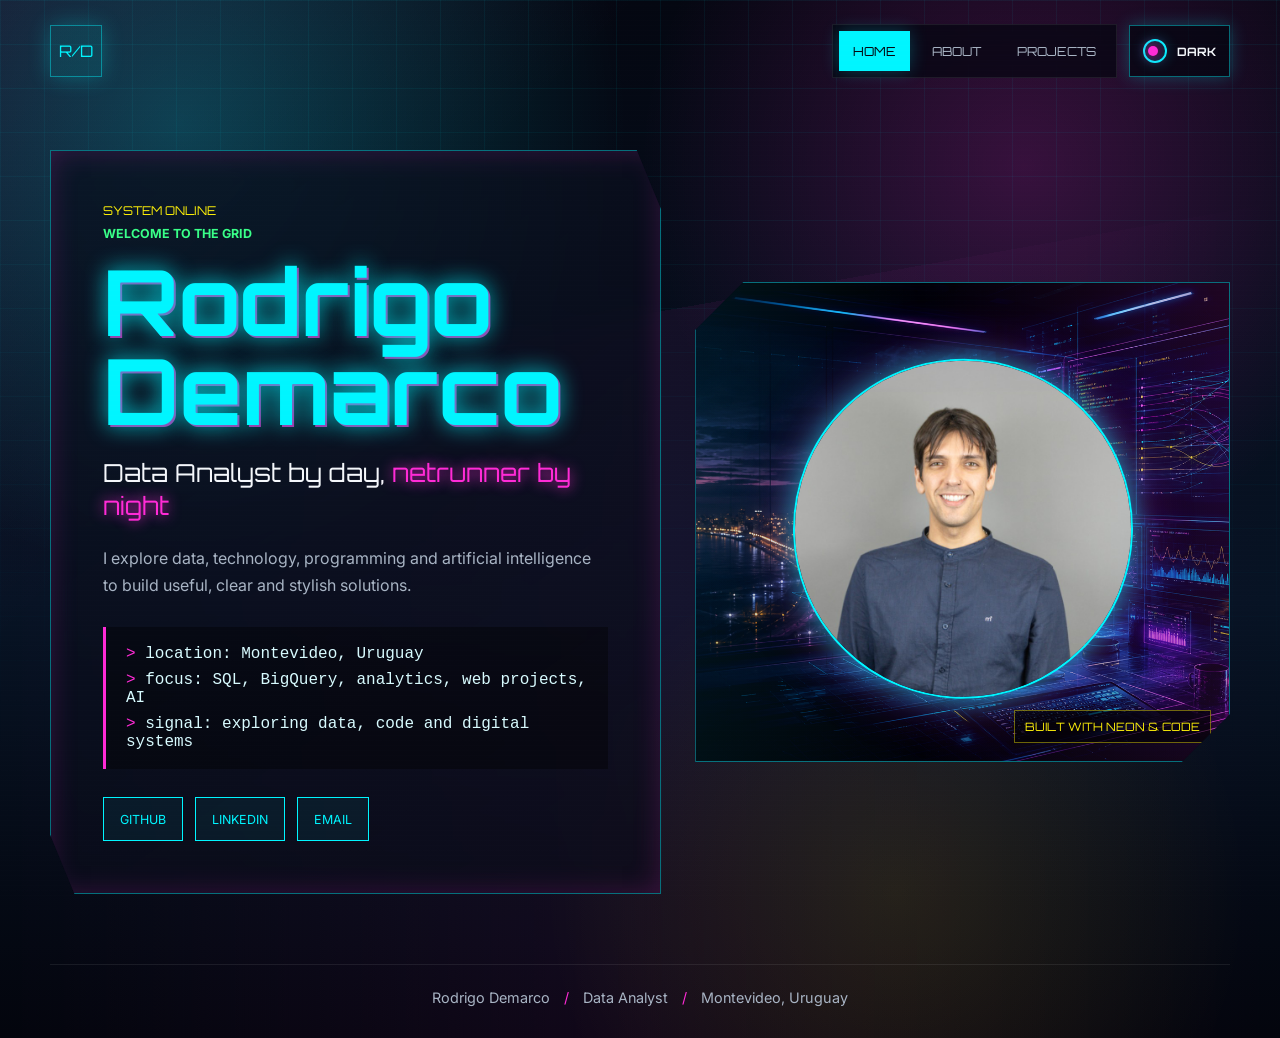
<file: index.html>
<!DOCTYPE html>
<html lang="en">
<head>
  <meta charset="UTF-8" />
  <meta name="viewport" content="width=device-width, initial-scale=1.0" />
  <meta
    name="description"
    content="Personal portfolio of Rodrigo Demarco, Data Analyst in Montevideo, Uruguay. Data, SQL, BigQuery, JavaScript, artificial intelligence and web projects."
  />
  <meta name="theme-color" content="#050816" />
  <meta property="og:title" content="Rodrigo Demarco | Cyberpunk Portfolio" />
  <meta property="og:description" content="Data Analyst by day, netrunner by night." />
  <meta property="og:type" content="website" />
  <meta property="og:image" content="assets/cyberpunk-data-grid.png" />
  <title>Rodrigo Demarco | Cyberpunk Portfolio</title>
  <link rel="preconnect" href="https://fonts.googleapis.com" />
  <link rel="preconnect" href="https://fonts.gstatic.com" crossorigin />
  <link href="https://fonts.googleapis.com/css2?family=Inter:wght@400;500;600;700&family=Orbitron:wght@600;700&display=swap" rel="stylesheet" />
  <link rel="stylesheet" href="styles.css" />
</head>
<body>
  <div class="scanlines" aria-hidden="true"></div>

  <header class="site-header">
    <a href="index.html" class="logo" aria-label="Go to home">R/D</a>
    <div class="header-actions">
      <nav class="site-nav" aria-label="Main navigation">
        <a href="index.html" aria-current="page">Home</a>
        <a href="about.html">About</a>
        <a href="projects.html">Projects</a>
      </nav>
      <button class="theme-toggle" type="button" data-theme-toggle aria-label="Switch to light mode">
        <span class="toggle-orbit" aria-hidden="true"></span>
        <span data-theme-label>Dark</span>
      </button>
    </div>
  </header>

  <main>
    <section class="hero" aria-labelledby="hero-title">
      <div class="hero-content">
        <p class="status">SYSTEM ONLINE</p>
        <p class="eyebrow">WELCOME TO THE GRID</p>
        <h1 id="hero-title">Rodrigo Demarco</h1>
        <p class="hero-subtitle">Data Analyst by day, <span>netrunner by night</span></p>
        <p class="hero-description">
          I explore data, technology, programming and artificial intelligence to build useful,
          clear and stylish solutions.
        </p>

        <ul class="terminal-list" aria-label="Professional summary">
          <li><span>&gt;</span> location: Montevideo, Uruguay</li>
          <li><span>&gt;</span> focus: SQL, BigQuery, analytics, web projects, AI</li>
          <li><span>&gt;</span> signal: exploring data, code and digital systems</li>
        </ul>

        <div class="action-row" aria-label="Main links">
          <a href="https://github.com/demarcopy" target="_blank" rel="noreferrer">GitHub</a>
          <a href="https://www.linkedin.com/in/rodrigo-demarco/" target="_blank" rel="noreferrer">LinkedIn</a>
          <a href="mailto:demarcopy@gmail.com">Email</a>
        </div>
      </div>

      <figure class="hero-visual">
        <img
          class="hero-backdrop"
          src="assets/cyberpunk-data-grid.png"
          alt=""
          aria-hidden="true"
        />
        <img
          class="profile-photo"
          src="assets/fotoCV.jpg"
          alt="Portrait of Rodrigo Demarco"
        />
        <figcaption>Built with neon &amp; code</figcaption>
      </figure>
    </section>
  </main>

  <footer class="site-footer">
    <span>Rodrigo Demarco</span>
    <span>Data Analyst</span>
    <span>Montevideo, Uruguay</span>
  </footer>
  <div class="theme-wipe" aria-hidden="true"></div>
  <script src="script.js"></script>
</body>
</html>
</file>
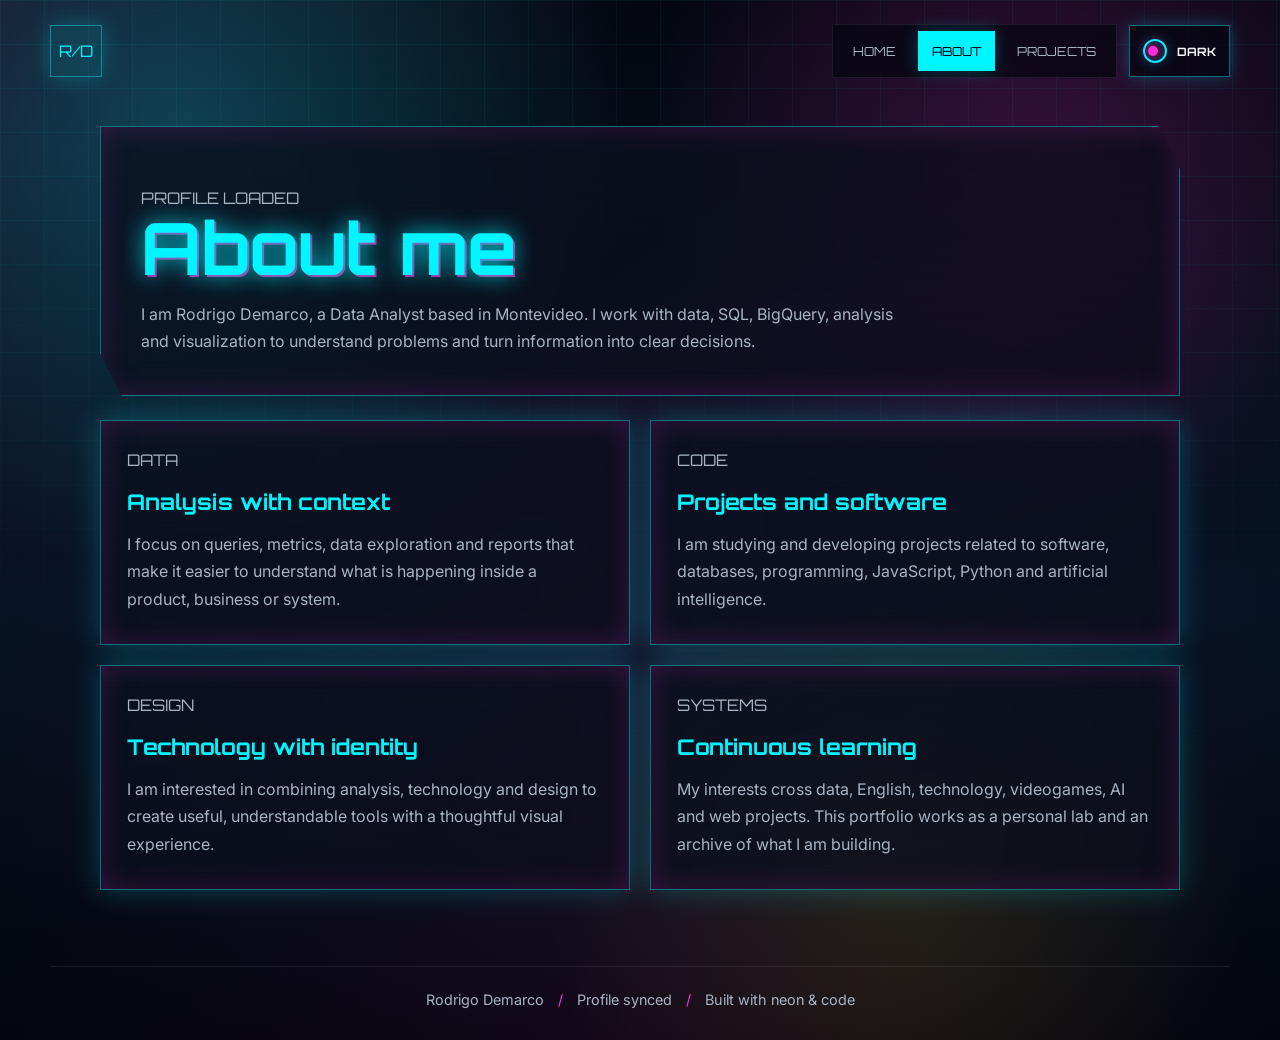
<file: about.html>
<!DOCTYPE html>
<html lang="en">
<head>
  <meta charset="UTF-8" />
  <meta name="viewport" content="width=device-width, initial-scale=1.0" />
  <meta
    name="description"
    content="About Rodrigo Demarco: Data Analyst focused on data, SQL, BigQuery, programming, artificial intelligence and web projects."
  />
  <meta name="theme-color" content="#050816" />
  <title>About | Rodrigo Demarco</title>
  <link rel="preconnect" href="https://fonts.googleapis.com" />
  <link rel="preconnect" href="https://fonts.gstatic.com" crossorigin />
  <link href="https://fonts.googleapis.com/css2?family=Inter:wght@400;500;600;700&family=Orbitron:wght@600;700&display=swap" rel="stylesheet" />
  <link rel="stylesheet" href="styles.css" />
</head>
<body>
  <div class="scanlines" aria-hidden="true"></div>

  <header class="site-header">
    <a href="index.html" class="logo" aria-label="Go to home">R/D</a>
    <div class="header-actions">
      <nav class="site-nav" aria-label="Main navigation">
        <a href="index.html">Home</a>
        <a href="about.html" aria-current="page">About</a>
        <a href="projects.html">Projects</a>
      </nav>
      <button class="theme-toggle" type="button" data-theme-toggle aria-label="Switch to light mode">
        <span class="toggle-orbit" aria-hidden="true"></span>
        <span data-theme-label>Dark</span>
      </button>
    </div>
  </header>

  <main class="page-shell">
    <section class="page-header" aria-labelledby="about-title">
      <p class="status">PROFILE LOADED</p>
      <h1 id="about-title">About me</h1>
      <p>
        I am Rodrigo Demarco, a Data Analyst based in Montevideo. I work with data, SQL, BigQuery,
        analysis and visualization to understand problems and turn information into clear decisions.
      </p>
    </section>

    <section class="content-grid" aria-label="Professional profile">
      <article class="info-card">
        <p class="card-kicker">DATA</p>
        <h2>Analysis with context</h2>
        <p>
          I focus on queries, metrics, data exploration and reports that make it easier to understand
          what is happening inside a product, business or system.
        </p>
      </article>

      <article class="info-card">
        <p class="card-kicker">CODE</p>
        <h2>Projects and software</h2>
        <p>
          I am studying and developing projects related to software, databases, programming,
          JavaScript, Python and artificial intelligence.
        </p>
      </article>

      <article class="info-card">
        <p class="card-kicker">DESIGN</p>
        <h2>Technology with identity</h2>
        <p>
          I am interested in combining analysis, technology and design to create useful,
          understandable tools with a thoughtful visual experience.
        </p>
      </article>

      <article class="info-card">
        <p class="card-kicker">SYSTEMS</p>
        <h2>Continuous learning</h2>
        <p>
          My interests cross data, English, technology, videogames, AI and web projects. This portfolio
          works as a personal lab and an archive of what I am building.
        </p>
      </article>
    </section>
  </main>

  <footer class="site-footer">
    <span>Rodrigo Demarco</span>
    <span>Profile synced</span>
    <span>Built with neon &amp; code</span>
  </footer>
  <div class="theme-wipe" aria-hidden="true"></div>
  <script src="script.js"></script>
</body>
</html>
</file>
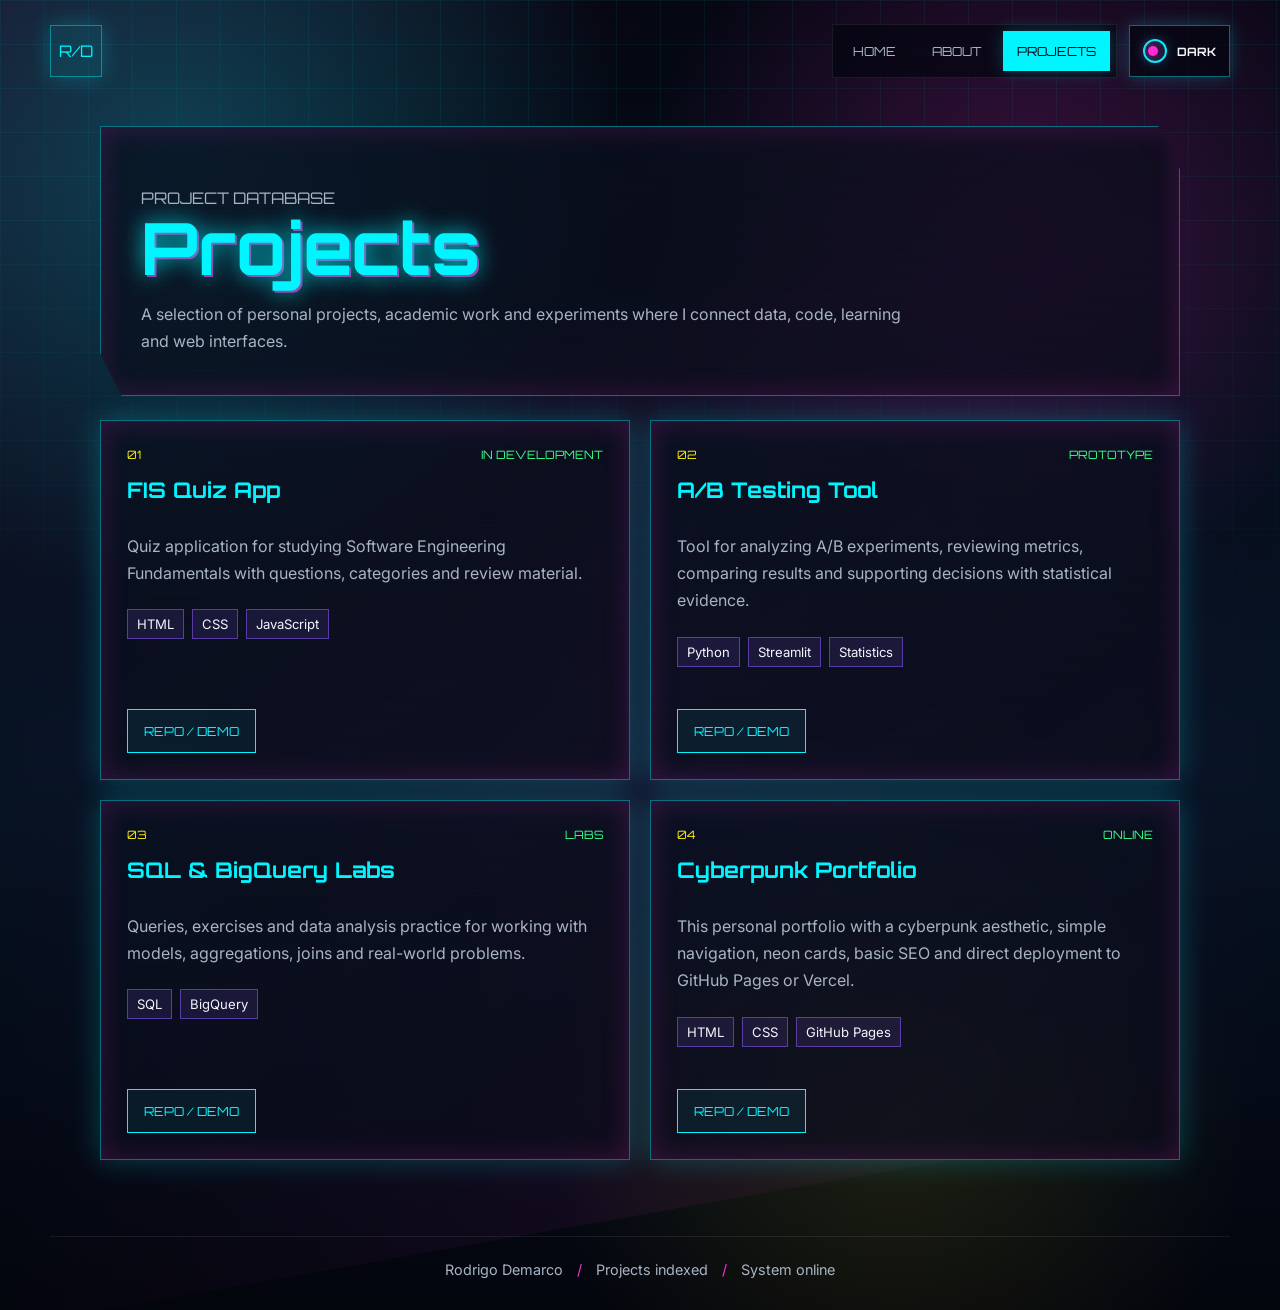
<file: projects.html>
<!DOCTYPE html>
<html lang="en">
<head>
  <meta charset="UTF-8" />
  <meta name="viewport" content="width=device-width, initial-scale=1.0" />
  <meta
    name="description"
    content="Projects by Rodrigo Demarco: quizzes, A/B testing, SQL, BigQuery and a cyberpunk portfolio."
  />
  <meta name="theme-color" content="#050816" />
  <title>Projects | Rodrigo Demarco</title>
  <link rel="preconnect" href="https://fonts.googleapis.com" />
  <link rel="preconnect" href="https://fonts.gstatic.com" crossorigin />
  <link href="https://fonts.googleapis.com/css2?family=Inter:wght@400;500;600;700&family=Orbitron:wght@600;700&display=swap" rel="stylesheet" />
  <link rel="stylesheet" href="styles.css" />
</head>
<body>
  <div class="scanlines" aria-hidden="true"></div>

  <header class="site-header">
    <a href="index.html" class="logo" aria-label="Go to home">R/D</a>
    <div class="header-actions">
      <nav class="site-nav" aria-label="Main navigation">
        <a href="index.html">Home</a>
        <a href="about.html">About</a>
        <a href="projects.html" aria-current="page">Projects</a>
      </nav>
      <button class="theme-toggle" type="button" data-theme-toggle aria-label="Switch to light mode">
        <span class="toggle-orbit" aria-hidden="true"></span>
        <span data-theme-label>Dark</span>
      </button>
    </div>
  </header>

  <main class="page-shell">
    <section class="page-header" aria-labelledby="projects-title">
      <p class="status">PROJECT DATABASE</p>
      <h1 id="projects-title">Projects</h1>
      <p>
        A selection of personal projects, academic work and experiments where I connect data,
        code, learning and web interfaces.
      </p>
    </section>

    <section class="projects-grid" aria-label="Project list">
      <article class="project-card">
        <div class="project-meta">
          <span>01</span>
          <span>In development</span>
        </div>
        <h2>FIS Quiz App</h2>
        <p>
          Quiz application for studying Software Engineering Fundamentals with questions,
          categories and review material.
        </p>
        <ul class="tag-list" aria-label="Technologies">
          <li>HTML</li>
          <li>CSS</li>
          <li>JavaScript</li>
        </ul>
        <a class="project-link" href="#" aria-label="Open repo or demo placeholder for FIS Quiz App">Repo / Demo</a>
      </article>

      <article class="project-card">
        <div class="project-meta">
          <span>02</span>
          <span>Prototype</span>
        </div>
        <h2>A/B Testing Tool</h2>
        <p>
          Tool for analyzing A/B experiments, reviewing metrics, comparing results and supporting
          decisions with statistical evidence.
        </p>
        <ul class="tag-list" aria-label="Technologies">
          <li>Python</li>
          <li>Streamlit</li>
          <li>Statistics</li>
        </ul>
        <a class="project-link" href="#" aria-label="Open repo or demo placeholder for A/B Testing Tool">Repo / Demo</a>
      </article>

      <article class="project-card">
        <div class="project-meta">
          <span>03</span>
          <span>Labs</span>
        </div>
        <h2>SQL &amp; BigQuery Labs</h2>
        <p>
          Queries, exercises and data analysis practice for working with models, aggregations,
          joins and real-world problems.
        </p>
        <ul class="tag-list" aria-label="Technologies">
          <li>SQL</li>
          <li>BigQuery</li>
        </ul>
        <a class="project-link" href="#" aria-label="Open repo or demo placeholder for SQL and BigQuery Labs">Repo / Demo</a>
      </article>

      <article class="project-card">
        <div class="project-meta">
          <span>04</span>
          <span>Online</span>
        </div>
        <h2>Cyberpunk Portfolio</h2>
        <p>
          This personal portfolio with a cyberpunk aesthetic, simple navigation, neon cards,
          basic SEO and direct deployment to GitHub Pages or Vercel.
        </p>
        <ul class="tag-list" aria-label="Technologies">
          <li>HTML</li>
          <li>CSS</li>
          <li>GitHub Pages</li>
        </ul>
        <a class="project-link" href="#" aria-label="Open repo or demo placeholder for Cyberpunk Portfolio">Repo / Demo</a>
      </article>
    </section>
  </main>

  <footer class="site-footer">
    <span>Rodrigo Demarco</span>
    <span>Projects indexed</span>
    <span>System online</span>
  </footer>
  <div class="theme-wipe" aria-hidden="true"></div>
  <script src="script.js"></script>
</body>
</html>
</file>
<file: styles.css>
:root {
  --bg: #040711;
  --bg-2: #071324;
  --surface: rgba(9, 16, 31, 0.82);
  --surface-strong: rgba(7, 11, 22, 0.94);
  --cyan: #00f5ff;
  --magenta: #ff2bd6;
  --violet: #8a5cff;
  --yellow: #fcee09;
  --green: #39ff88;
  --text: #f4f7fb;
  --muted: #a8b4c4;
  --line: rgba(0, 245, 255, 0.42);
  --shadow-cyan: rgba(0, 245, 255, 0.24);
  --shadow-magenta: rgba(255, 43, 214, 0.18);
  color-scheme: dark;
}

:root[data-theme="light"] {
  --bg: #eef7ff;
  --bg-2: #f9fbff;
  --surface: rgba(255, 255, 255, 0.84);
  --surface-strong: rgba(255, 255, 255, 0.95);
  --cyan: #007c99;
  --magenta: #cc168b;
  --violet: #6545d9;
  --yellow: #a27800;
  --green: #087c45;
  --text: #101725;
  --muted: #465264;
  --line: rgba(0, 124, 153, 0.42);
  --shadow-cyan: rgba(0, 124, 153, 0.18);
  --shadow-magenta: rgba(204, 22, 139, 0.14);
  color-scheme: light;
}

* {
  box-sizing: border-box;
}

html {
  min-width: 320px;
}

body {
  min-height: 100vh;
  margin: 0;
  font-family: "Inter", Arial, sans-serif;
  color: var(--text);
  background:
    linear-gradient(135deg, rgba(255, 43, 214, 0.08), transparent 28%),
    radial-gradient(circle at 14% 12%, rgba(0, 245, 255, 0.24), transparent 28rem),
    radial-gradient(circle at 80% 16%, rgba(255, 43, 214, 0.20), transparent 24rem),
    radial-gradient(circle at 70% 86%, rgba(252, 238, 9, 0.10), transparent 22rem),
    linear-gradient(180deg, var(--bg), var(--bg-2) 58%, #03050d);
  overflow-x: hidden;
  transition: background 240ms ease, color 240ms ease;
}

:root[data-theme="light"] body {
  background:
    linear-gradient(135deg, rgba(204, 22, 139, 0.08), transparent 30%),
    radial-gradient(circle at 14% 12%, rgba(0, 124, 153, 0.18), transparent 28rem),
    radial-gradient(circle at 80% 16%, rgba(101, 69, 217, 0.14), transparent 24rem),
    radial-gradient(circle at 70% 86%, rgba(162, 120, 0, 0.10), transparent 22rem),
    linear-gradient(180deg, var(--bg), var(--bg-2) 58%, #e9f0fb);
}

body::before {
  content: "";
  position: fixed;
  inset: 0;
  z-index: 0;
  pointer-events: none;
  background-image:
    linear-gradient(rgba(0, 245, 255, 0.055) 1px, transparent 1px),
    linear-gradient(90deg, rgba(0, 245, 255, 0.055) 1px, transparent 1px);
  background-size: 44px 44px;
  mask-image: linear-gradient(to bottom, #000 10%, transparent 85%);
}

body::after {
  content: "";
  position: fixed;
  inset: 0;
  z-index: 0;
  pointer-events: none;
  background: linear-gradient(90deg, transparent, rgba(255, 43, 214, 0.06), transparent);
  transform: skewY(-10deg) translateY(35vh);
}

a {
  color: inherit;
}

img {
  display: block;
  max-width: 100%;
}

.scanlines {
  position: fixed;
  inset: 0;
  z-index: 20;
  pointer-events: none;
  background: repeating-linear-gradient(
    to bottom,
    rgba(255, 255, 255, 0.035),
    rgba(255, 255, 255, 0.035) 1px,
    transparent 1px,
    transparent 5px
  );
  opacity: 0.22;
}

.site-header,
main,
.site-footer {
  position: relative;
  z-index: 2;
}

.site-header {
  width: min(1180px, calc(100% - 40px));
  margin: 0 auto;
  padding: 24px 0;
  display: flex;
  align-items: center;
  justify-content: space-between;
  gap: 20px;
}

.header-actions {
  display: flex;
  align-items: center;
  gap: 12px;
}

.logo,
.site-nav a,
.status,
h1,
h2,
.hero-subtitle,
.project-link,
.card-kicker,
.project-meta,
figcaption {
  font-family: "Orbitron", "Inter", sans-serif;
}

.logo {
  width: 52px;
  height: 52px;
  display: inline-grid;
  place-items: center;
  color: var(--cyan);
  text-decoration: none;
  border: 1px solid var(--line);
  background: rgba(0, 245, 255, 0.08);
  box-shadow: 0 0 22px var(--shadow-cyan);
}

.site-nav {
  display: flex;
  align-items: center;
  gap: 8px;
  padding: 6px;
  border: 1px solid rgba(255, 255, 255, 0.08);
  background: rgba(3, 6, 14, 0.66);
  backdrop-filter: blur(12px);
}

:root[data-theme="light"] .site-nav,
:root[data-theme="light"] .terminal-list,
:root[data-theme="light"] figcaption {
  background: rgba(255, 255, 255, 0.72);
}

.site-nav a {
  display: inline-flex;
  min-height: 40px;
  align-items: center;
  padding: 0 14px;
  color: var(--muted);
  text-decoration: none;
  font-size: 0.78rem;
  letter-spacing: 0;
  text-transform: uppercase;
  transition: color 160ms ease, background 160ms ease, box-shadow 160ms ease;
}

.site-nav a:hover,
.site-nav a:focus-visible,
.site-nav a[aria-current="page"] {
  color: var(--bg);
  background: var(--cyan);
  box-shadow: 0 0 18px var(--shadow-cyan);
  outline: none;
}

.theme-toggle {
  min-height: 52px;
  display: inline-flex;
  align-items: center;
  gap: 10px;
  padding: 0 13px;
  color: var(--text);
  border: 1px solid var(--line);
  background: rgba(3, 6, 14, 0.66);
  box-shadow: 0 0 18px var(--shadow-cyan);
  cursor: pointer;
  font: 700 0.72rem "Orbitron", "Inter", sans-serif;
  text-transform: uppercase;
}

:root[data-theme="light"] .theme-toggle {
  background: rgba(255, 255, 255, 0.72);
}

.theme-toggle:hover,
.theme-toggle:focus-visible {
  color: var(--bg);
  background: var(--yellow);
  border-color: var(--yellow);
  outline: none;
}

.toggle-orbit {
  width: 24px;
  height: 24px;
  position: relative;
  display: inline-block;
  border: 2px solid var(--cyan);
  border-radius: 999px;
  box-shadow: 0 0 14px var(--shadow-cyan), inset 0 0 8px var(--shadow-cyan);
}

.toggle-orbit::before {
  content: "";
  position: absolute;
  inset: 5px;
  border-radius: inherit;
  background: var(--magenta);
  box-shadow: 0 0 12px var(--magenta);
  transform: translateX(-2px);
  transition: transform 220ms ease, background 220ms ease;
}

:root[data-theme="light"] .toggle-orbit::before {
  background: var(--yellow);
  transform: translateX(2px);
}

.hero {
  width: min(1180px, calc(100% - 40px));
  min-height: calc(100vh - 132px);
  margin: 0 auto;
  padding: 48px 0 70px;
  display: grid;
  grid-template-columns: minmax(0, 0.96fr) minmax(320px, 0.84fr);
  align-items: center;
  gap: 34px;
}

.hero-content,
.page-header,
.info-card,
.project-card,
.hero-visual {
  border: 1px solid var(--line);
  background: linear-gradient(145deg, var(--surface), rgba(12, 12, 26, 0.72));
  box-shadow:
    0 0 28px var(--shadow-cyan),
    inset 0 0 28px var(--shadow-magenta);
  backdrop-filter: blur(14px);
}

.hero-content {
  padding: clamp(28px, 5vw, 52px);
  clip-path: polygon(0 0, 96% 0, 100% 8%, 100% 100%, 4% 100%, 0 92%);
}

.status {
  margin: 0 0 8px;
  color: var(--yellow);
  font-size: 0.76rem;
  letter-spacing: 0;
  text-transform: uppercase;
}

.eyebrow {
  margin: 0 0 16px;
  color: var(--green);
  font-size: 0.78rem;
  font-weight: 700;
  text-transform: uppercase;
}

h1 {
  margin: 0;
  color: var(--cyan);
  font-size: clamp(2.7rem, 8vw, 5.7rem);
  line-height: 0.98;
  letter-spacing: 0;
  text-shadow:
    0 0 22px rgba(0, 245, 255, 0.82),
    2px 2px 0 rgba(255, 43, 214, 0.7);
}

.hero-subtitle {
  margin: 20px 0 0;
  color: var(--text);
  font-size: clamp(1.08rem, 2.1vw, 1.55rem);
  line-height: 1.35;
}

.hero-subtitle span {
  color: var(--magenta);
  text-shadow: 0 0 14px var(--magenta);
}

.hero-description,
.page-header p,
.info-card p,
.project-card p {
  color: var(--muted);
  font-size: 1rem;
  line-height: 1.7;
}

.hero-description {
  max-width: 64ch;
  margin: 22px 0 0;
}

.terminal-list {
  margin: 28px 0 0;
  padding: 18px 18px 18px 20px;
  list-style: none;
  color: #d8fbff;
  font-family: Consolas, "Courier New", monospace;
  background: rgba(0, 0, 0, 0.38);
  border-left: 3px solid var(--magenta);
}

:root[data-theme="light"] .terminal-list {
  color: #142033;
  background: rgba(255, 255, 255, 0.92);
  border-left-color: #b00078;
  box-shadow: inset 0 0 0 1px rgba(0, 124, 153, 0.18);
}

.terminal-list li + li {
  margin-top: 8px;
}

.terminal-list span {
  color: var(--magenta);
}

:root[data-theme="light"] .terminal-list span {
  color: #b00078;
}

.action-row {
  display: flex;
  flex-wrap: wrap;
  gap: 12px;
  margin-top: 28px;
}

.action-row a,
.project-link {
  min-height: 44px;
  display: inline-flex;
  align-items: center;
  justify-content: center;
  padding: 0 16px;
  color: var(--cyan);
  border: 1px solid var(--cyan);
  background: rgba(0, 245, 255, 0.06);
  text-decoration: none;
  font-size: 0.78rem;
  text-transform: uppercase;
  transition: transform 160ms ease, color 160ms ease, background 160ms ease, box-shadow 160ms ease;
}

.action-row a:hover,
.action-row a:focus-visible,
.project-link:hover,
.project-link:focus-visible {
  color: var(--bg);
  background: var(--cyan);
  box-shadow: 0 0 18px var(--shadow-cyan);
  transform: translateY(-2px);
  outline: none;
}

.hero-visual {
  position: relative;
  overflow: hidden;
  min-height: 480px;
  margin: 0;
  clip-path: polygon(9% 0, 100% 0, 100% 90%, 91% 100%, 0 100%, 0 10%);
}

.hero-backdrop {
  position: absolute;
  inset: 0;
  width: 100%;
  height: 100%;
  min-height: 480px;
  object-fit: cover;
  filter: saturate(1.14) contrast(1.08);
}

.profile-photo {
  position: absolute;
  left: 50%;
  top: 50%;
  z-index: 1;
  width: min(64%, 340px);
  aspect-ratio: 1;
  object-fit: cover;
  object-position: center top;
  border: 2px solid var(--cyan);
  border-radius: 999px;
  box-shadow:
    0 0 28px rgba(0, 245, 255, 0.58),
    0 0 58px rgba(255, 43, 214, 0.34);
  transform: translate(-50%, -48%);
}

.profile-photo::selection {
  background: transparent;
}

.hero-visual::after {
  content: "";
  position: absolute;
  inset: 0;
  pointer-events: none;
  background:
    linear-gradient(180deg, transparent, rgba(4, 7, 17, 0.28)),
    linear-gradient(90deg, rgba(0, 245, 255, 0.08), transparent 42%, rgba(255, 43, 214, 0.12));
}

:root[data-theme="light"] .hero-visual::after {
  background:
    linear-gradient(180deg, rgba(255, 255, 255, 0.04), rgba(238, 247, 255, 0.28)),
    linear-gradient(90deg, rgba(0, 124, 153, 0.08), transparent 42%, rgba(204, 22, 139, 0.10));
}

figcaption {
  position: absolute;
  right: 18px;
  bottom: 18px;
  z-index: 1;
  padding: 8px 10px;
  color: var(--yellow);
  background: rgba(0, 0, 0, 0.58);
  border: 1px solid rgba(252, 238, 9, 0.42);
  font-size: 0.72rem;
  text-transform: uppercase;
}

.page-shell {
  width: min(1080px, calc(100% - 40px));
  margin: 24px auto 76px;
}

.page-header {
  padding: clamp(26px, 4vw, 40px);
  margin-bottom: 24px;
  clip-path: polygon(0 0, 98% 0, 100% 16%, 100% 100%, 2% 100%, 0 84%);
}

.page-header h1 {
  font-size: clamp(2.4rem, 6vw, 4.5rem);
}

.page-header p {
  max-width: 76ch;
  margin: 18px 0 0;
}

.content-grid,
.projects-grid {
  display: grid;
  grid-template-columns: repeat(2, minmax(0, 1fr));
  gap: 20px;
}

.info-card,
.project-card {
  padding: 26px;
}

.info-card {
  min-height: 225px;
}

.card-kicker,
.project-meta {
  margin: 0 0 14px;
  color: var(--yellow);
  font-size: 0.72rem;
  text-transform: uppercase;
}

h2 {
  margin: 0 0 14px;
  color: var(--cyan);
  font-size: clamp(1.12rem, 2.5vw, 1.35rem);
  line-height: 1.25;
  letter-spacing: 0;
}

.info-card p:last-child,
.project-card p {
  margin-bottom: 0;
}

.project-card {
  display: flex;
  min-height: 360px;
  flex-direction: column;
}

.project-meta {
  display: flex;
  justify-content: space-between;
  gap: 14px;
}

.project-meta span:last-child {
  color: var(--green);
}

.tag-list {
  display: flex;
  flex-wrap: wrap;
  gap: 8px;
  margin: 22px 0 24px;
  padding: 0;
  list-style: none;
}

.tag-list li {
  padding: 6px 9px;
  color: var(--text);
  border: 1px solid rgba(138, 92, 255, 0.55);
  background: rgba(138, 92, 255, 0.12);
  font-size: 0.82rem;
}

.project-link {
  width: fit-content;
  margin-top: auto;
}

.site-footer {
  width: min(1180px, calc(100% - 40px));
  margin: 0 auto;
  padding: 24px 0 32px;
  display: flex;
  justify-content: center;
  gap: 14px;
  flex-wrap: wrap;
  color: var(--muted);
  font-size: 0.9rem;
  border-top: 1px solid rgba(255, 255, 255, 0.08);
}

.site-footer span + span::before {
  content: "/";
  margin-right: 14px;
  color: var(--magenta);
}

.theme-wipe {
  position: fixed;
  inset: 0;
  z-index: 50;
  pointer-events: none;
  opacity: 0;
  background:
    linear-gradient(90deg, transparent 0 44%, var(--cyan) 48%, var(--magenta) 50%, var(--yellow) 52%, transparent 56%),
    repeating-linear-gradient(0deg, rgba(255, 255, 255, 0.16) 0 1px, transparent 1px 7px);
  mix-blend-mode: screen;
  transform: translateX(-100%);
}

:root.theme-switching .theme-wipe {
  animation: theme-wipe 820ms cubic-bezier(0.75, 0, 0.2, 1);
}

:root.theme-switching .hero-content,
:root.theme-switching .hero-visual,
:root.theme-switching .page-header,
:root.theme-switching .info-card,
:root.theme-switching .project-card {
  animation: panel-glitch 520ms steps(2, end);
}

@keyframes theme-wipe {
  0% {
    opacity: 0;
    transform: translateX(-100%);
  }

  18%,
  70% {
    opacity: 0.9;
  }

  100% {
    opacity: 0;
    transform: translateX(100%);
  }
}

@keyframes panel-glitch {
  0%,
  100% {
    filter: none;
    transform: translate(0, 0);
  }

  22% {
    filter: hue-rotate(80deg) contrast(1.24);
    transform: translate(2px, -1px);
  }

  48% {
    filter: hue-rotate(-60deg) saturate(1.4);
    transform: translate(-2px, 1px);
  }

  72% {
    filter: brightness(1.18);
    transform: translate(1px, 0);
  }
}

@media (max-width: 900px) {
  .hero {
    grid-template-columns: 1fr;
    padding-top: 24px;
  }

  .hero-visual {
    min-height: 340px;
  }

  .hero-backdrop {
    min-height: 340px;
  }

  .profile-photo {
    width: min(62%, 280px);
  }
}

@media (max-width: 720px) {
  .site-header {
    width: min(100% - 28px, 520px);
    flex-direction: column;
    align-items: stretch;
  }

  .header-actions {
    flex-direction: column;
    align-items: stretch;
  }

  .logo {
    align-self: center;
  }

  .site-nav {
    justify-content: center;
    flex-wrap: wrap;
  }

  .site-nav a {
    flex: 1 1 auto;
    justify-content: center;
    padding: 0 10px;
  }

  .theme-toggle {
    justify-content: center;
  }

  .hero,
  .page-shell,
  .site-footer {
    width: min(100% - 28px, 520px);
  }

  .hero-content,
  .page-header {
    clip-path: none;
  }

  h1 {
    font-size: clamp(2.25rem, 13vw, 3.4rem);
  }

  .content-grid,
  .projects-grid {
    grid-template-columns: 1fr;
  }

  .project-card {
    min-height: auto;
  }

  .site-footer {
    display: block;
    text-align: center;
  }

  .site-footer span {
    display: block;
    margin: 8px 0;
  }

  .site-footer span + span::before {
    content: "";
    margin: 0;
  }
}

@media (prefers-reduced-motion: reduce) {
  *,
  *::before,
  *::after {
    scroll-behavior: auto !important;
    transition-duration: 0.01ms !important;
    animation-duration: 0.01ms !important;
    animation-iteration-count: 1 !important;
  }
}
</file>
